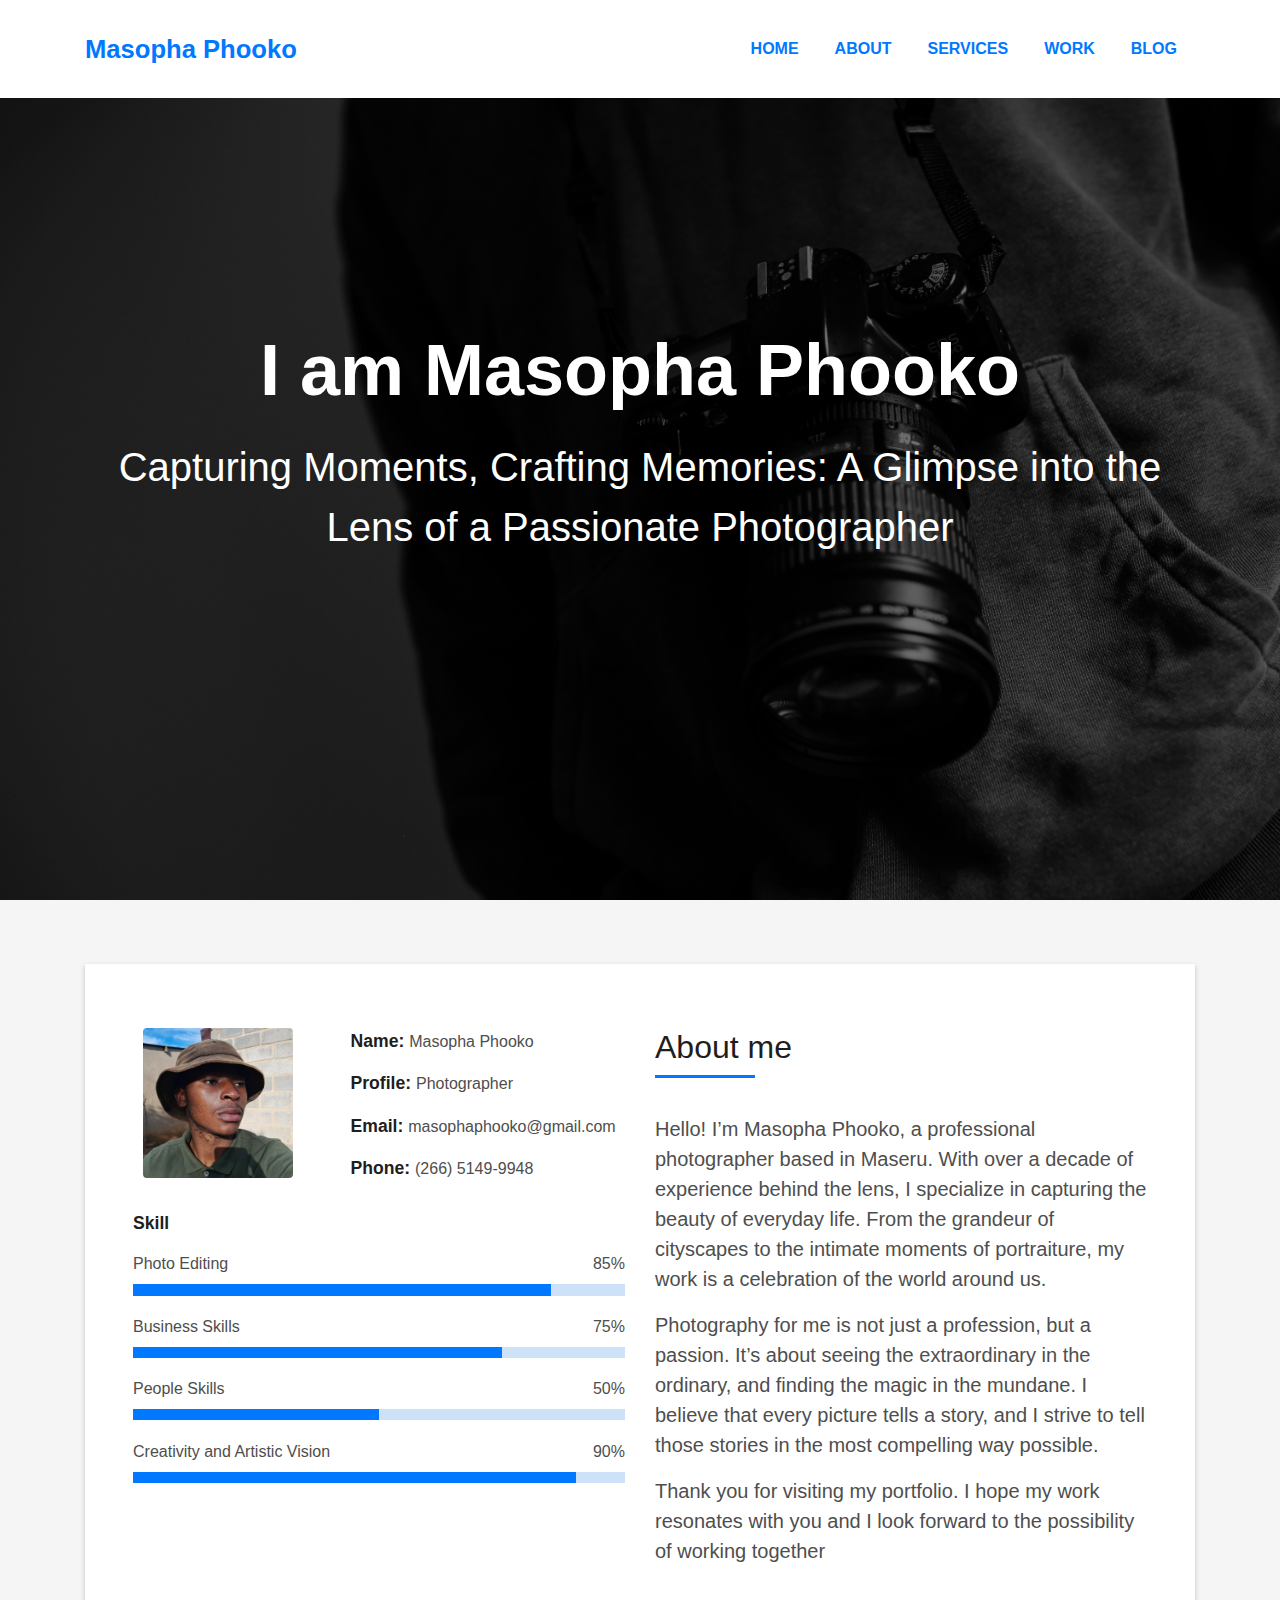
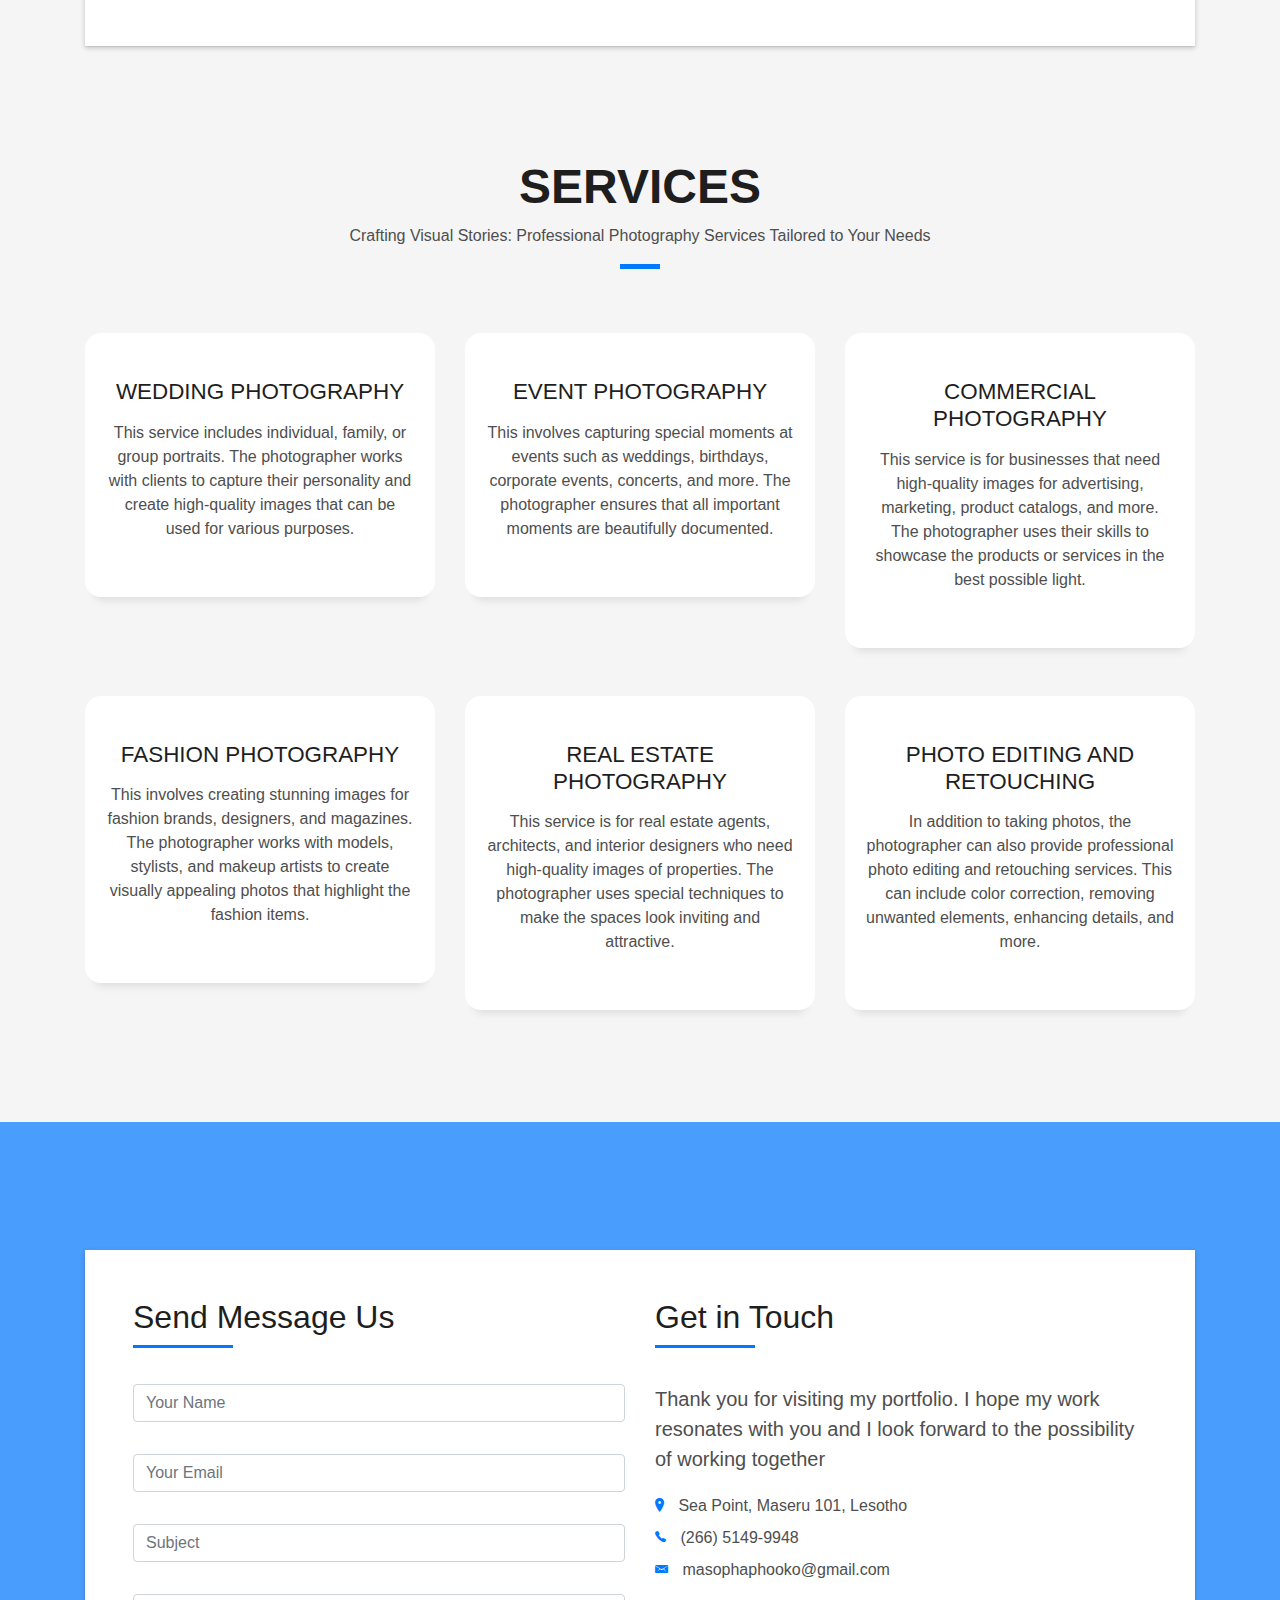
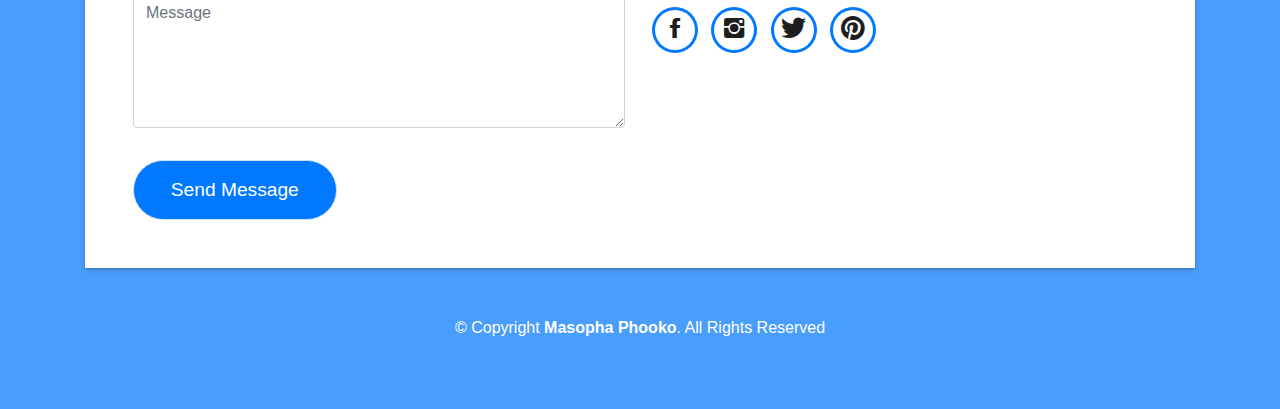
<file: index.html>
<!DOCTYPE html>
<html lang="en">
<head>
  <meta charset="utf-8">
  <title>Masopha Photography</title>
  <meta content="width=device-width, initial-scale=1.0" name="viewport">
  <meta content="" name="keywords">
  <meta content="" name="description">


  <!-- Bootstrap CSS File -->
  <link href="lib/bootstrap/css/bootstrap.min.css" rel="stylesheet">

  <!-- Libraries CSS Files -->
  <link href="lib/font-awesome/css/font-awesome.min.css" rel="stylesheet">
  <link href="lib/ionicons/css/ionicons.min.css" rel="stylesheet">

  <!-- Main Stylesheet File -->
  <link href="css/style.css" rel="stylesheet">

</head>

<body id="page-top">

  <!--/ Nav Star /-->
  <nav class="navbar navbar-b navbar-trans navbar-expand-md fixed-top" id="mainNav">
    <div class="container">
      <a class="navbar-brand js-scroll" href="#page-top">Masopha Phooko</a>
      <button class="navbar-toggler collapsed" type="button" data-toggle="collapse" data-target="#navbarDefault"
        aria-controls="navbarDefault" aria-expanded="false" aria-label="Toggle navigation">
        <span></span>
        <span></span>
        <span></span>
      </button>
      <div class="navbar-collapse collapse justify-content-end" id="navbarDefault">
        <ul class="navbar-nav">
          <li class="nav-item">
            <a class="nav-link js-scroll active" href="index.html">Home</a>
          </li>
          <li class="nav-item">
            <a class="nav-link js-scroll" href="about.html">About</a>
          </li>
          <li class="nav-item">
            <a class="nav-link js-scroll" href="services.html">Services</a>
          </li>
          <li class="nav-item">
            <a class="nav-link js-scroll" href="work.html">Work</a>
          </li>
          <li class="nav-item">
            <a class="nav-link js-scroll" href="blog.html">Blog</a>
          </li>

        </ul>
      </div>
    </div>
  </nav>
  <!--/ Nav End /-->

  <!--/ Intro Skew Star /-->
  <div id="home" class="intro route bg-image" style="background-image: url(img/intro-bg.jpg)">
    <div class="overlay-itro"></div>
    <div class="intro-content display-table">
      <div class="table-cell">
        <div class="container">
          <!--<p class="display-6 color-d">Hello, world!</p>-->
          <h1 class="intro-title mb-4">I am Masopha Phooko</h1>
          <p class="intro-subtitle"><span class="">Capturing Moments, Crafting Memories: A Glimpse into the Lens of a Passionate Photographer</span><strong class="text-slider"></strong></p>
          <!-- <p class="pt-3"><a class="btn btn-primary btn js-scroll px-4" href="#about" role="button">Learn More</a></p> -->
        </div>
      </div>
    </div>
  </div>
  <!--/ Intro Skew End /-->

  <section id="about" class="about-mf sect-pt4 route">
    <div class="container">
      <div class="row">
        <div class="col-sm-12">
          <div class="box-shadow-full">
            <div class="row">
              <div class="col-md-6">
                <div class="row">
                  <div class="col-sm-6 col-md-5">
                    <div class="about-img">
                      <img src="img/cover.jpg" class="img-fluid rounded b-shadow-a" alt="">
                    </div>
                  </div>
                  <div class="col-sm-6 col-md-7">
                    <div class="about-info">
                      <p><span class="title-s">Name: </span> <span>Masopha  Phooko</span></p>
                      <p><span class="title-s">Profile: </span> <span>Photographer </span></p>
                      <p><span class="title-s">Email: </span> <span>masophaphooko@gmail.com</span></p>
                      <p><span class="title-s">Phone: </span> <span>(266) 5149-9948</span></p>
                    </div>
                  </div>
                </div>
                <div class="skill-mf">
                  <p class="title-s">Skill</p>
                  <span>Photo Editing</span> <span class="pull-right">85%</span>
                  <div class="progress">
                    <div class="progress-bar" role="progressbar" style="width: 85%;" aria-valuenow="85" aria-valuemin="0"
                      aria-valuemax="100"></div>
                  </div>
                  <span>Business Skills</span> <span class="pull-right">75%</span>
                  <div class="progress">
                    <div class="progress-bar" role="progressbar" style="width: 75%" aria-valuenow="75" aria-valuemin="0"
                      aria-valuemax="100"></div>
                  </div>
                  <span>People Skills</span> <span class="pull-right">50%</span>
                  <div class="progress">
                    <div class="progress-bar" role="progressbar" style="width: 50%" aria-valuenow="50" aria-valuemin="0"
                      aria-valuemax="100"></div>
                  </div>
                  <span>Creativity and Artistic Vision</span> <span class="pull-right">90%</span>
                  <div class="progress">
                    <div class="progress-bar" role="progressbar" style="width: 90%" aria-valuenow="90" aria-valuemin="0"
                      aria-valuemax="100"></div>
                  </div>
                </div>
              </div>
              <div class="col-md-6">
                <div class="about-me pt-4 pt-md-0">
                  <div class="title-box-2">
                    <h5 class="title-left">
                      About me
                    </h5>
                  </div>
                  <p class="lead">
                    Hello! I’m Masopha Phooko, a professional photographer based in Maseru. With over a decade of experience behind the lens, I specialize in capturing the beauty of everyday life. From the grandeur of cityscapes to the intimate moments of portraiture, my work is a celebration of the world around us.
                  </p>
                  <p class="lead">
                    Photography for me is not just a profession, but a passion. It’s about seeing the extraordinary in the ordinary, and finding the magic in the mundane. I believe that every picture tells a story, and I strive to tell those stories in the most compelling way possible.
                  </p>
                  <p class="lead">
                    
                    Thank you for visiting my portfolio. I hope my work resonates with you and I look forward to the possibility of working together
                  </p>
                </div>
              </div>
            </div>
          </div>
        </div>
      </div>
    </div>
  </section>


  <!--/ Section Services Star /-->
  <section id="service" class="services-mf route sect-pt4">
    <div class="container">
      <div class="row">
        <div class="col-sm-12">
          <div class="title-box text-center">
            <h3 class="title-a">
              Services
            </h3>
            <p class="subtitle-a">
                Crafting Visual Stories: Professional Photography Services Tailored to Your Needs
            </p>
            <div class="line-mf"></div>
          </div>
        </div>
      </div>
      <div class="row">
        <div class="col-md-4">
          <div class="service-box">
            <div class="service-content">
              <h2 class="s-title">Wedding Photography</h2>
              <p class="s-description text-center">
                This service includes individual, family, or group portraits. The photographer works with clients to capture their personality and create high-quality images that can be used for various purposes.
              </p>
            </div>
          </div>
        </div>
        <div class="col-md-4">
          <div class="service-box">
            <div class="service-content">
              <h2 class="s-title">Event Photography</h2>
              <p class="s-description text-center">
                This involves capturing special moments at events such as weddings, birthdays, corporate events, concerts, and more. The photographer ensures that all important moments are beautifully documented.
              </p>
            </div>
          </div>
        </div>
        <div class="col-md-4">
          <div class="service-box">
            <div class="service-content">
              <h2 class="s-title">Commercial Photography</h2>
              <p class="s-description text-center">
                This service is for businesses that need high-quality images for advertising, marketing, product catalogs, and more. The photographer uses their skills to showcase the products or services in the best possible light.
              </p>
            </div>
          </div>
        </div>
        <div class="col-md-4">
          <div class="service-box">
            <div class="service-content">
              <h2 class="s-title">Fashion Photography</h2>
              <p class="s-description text-center">
                This involves creating stunning images for fashion brands, designers, and magazines. The photographer works with models, stylists, and makeup artists to create visually appealing photos that highlight the fashion items.
              </p>
            </div>
          </div>
        </div>
        <div class="col-md-4">
          <div class="service-box">
            <div class="service-content">
              <h2 class="s-title">Real Estate Photography</h2>
              <p class="s-description text-center">
                This service is for real estate agents, architects, and interior designers who need high-quality images of properties. The photographer uses special techniques to make the spaces look inviting and attractive.
              </p>
            </div>
          </div>
        </div>
        <div class="col-md-4">
          <div class="service-box">
            <div class="service-content">
              <h2 class="s-title">Photo Editing and Retouching</h2>
              <p class="s-description text-center">
                In addition to taking photos, the photographer can also provide professional photo editing and retouching services. This can include color correction, removing unwanted elements, enhancing details, and more.
              </p>
            </div>
          </div>
        </div>
      </div>
    </div>
  </section>
  <!--/ Section Services End /-->

  <!--/ Section Contact-Footer Star /-->
  <section class="paralax-mf footer-paralax bg-image sect-mt4 route" style="background-image: url(img/overlay-bg.jpg)">
    <div class="overlay-mf"></div>
    <div class="container">
      <div class="row">
        <div class="col-sm-12">
          <div class="contact-mf">
            <div id="contact" class="box-shadow-full">
              <div class="row">
                <div class="col-md-6">
                  <div class="title-box-2">
                    <h5 class="title-left">
                      Send Message Us
                    </h5>
                  </div>
                  <div>
                      <form action="" method="post" role="form" class="contactForm">
                      <div id="sendmessage">Your message has been sent. Thank you!</div>
                      <div id="errormessage"></div>
                      <div class="row">
                        <div class="col-md-12 mb-3">
                          <div class="form-group">
                            <input type="text" name="name" class="form-control" id="name" placeholder="Your Name" data-rule="minlen:4" data-msg="Please enter at least 4 chars" />
                            <div class="validation"></div>
                          </div>
                        </div>
                        <div class="col-md-12 mb-3">
                          <div class="form-group">
                            <input type="email" class="form-control" name="email" id="email" placeholder="Your Email" data-rule="email" data-msg="Please enter a valid email" />
                            <div class="validation"></div>
                          </div>
                        </div>
                        <div class="col-md-12 mb-3">
                            <div class="form-group">
                              <input type="text" class="form-control" name="subject" id="subject" placeholder="Subject" data-rule="minlen:4" data-msg="Please enter at least 8 chars of subject" />
                              <div class="validation"></div>
                            </div>
                        </div>
                        <div class="col-md-12 mb-3">
                          <div class="form-group">
                            <textarea class="form-control" name="message" rows="5" data-rule="required" data-msg="Please write something for us" placeholder="Message"></textarea>
                            <div class="validation"></div>
                          </div>
                        </div>
                        <div class="col-md-12">
                          <button type="submit" class="button button-a button-big button-rouded">Send Message</button>
                        </div>
                      </div>
                    </form>
                  </div>
                </div>
                <div class="col-md-6">
                  <div class="title-box-2 pt-4 pt-md-0">
                    <h5 class="title-left">
                      Get in Touch
                    </h5>
                  </div>
                  <div class="more-info">
                    <p class="lead">
                      Thank you for visiting my portfolio. I hope my work resonates with you and I look forward to the possibility of working together
                    </p>
                    <ul class="list-ico">
                      <li><span class="ion-ios-location"></span> Sea Point, Maseru 101, Lesotho</li>
                      <li><span class="ion-ios-telephone"></span> (266) 5149-9948</li>
                      <li><span class="ion-email"></span> masophaphooko@gmail.com</li>
                    </ul>
                  </div>
                  <div class="socials">
                    <ul>
                      <li><a href=""><span class="ico-circle"><i class="ion-social-facebook"></i></span></a></li>
                      <li><a href=""><span class="ico-circle"><i class="ion-social-instagram"></i></span></a></li>
                      <li><a href=""><span class="ico-circle"><i class="ion-social-twitter"></i></span></a></li>
                      <li><a href=""><span class="ico-circle"><i class="ion-social-pinterest"></i></span></a></li>
                    </ul>
                  </div>
                </div>
              </div>
            </div>
          </div>
        </div>
      </div>
    </div>
    <footer>
      <div class="container">
        <div class="row">
          <div class="col-sm-12">
            <div class="copyright-box">
              <p class="copyright">&copy; Copyright <strong>Masopha Phooko</strong>. All Rights Reserved</p>
            </div>
          </div>
        </div>
      </div>
    </footer>
  </section>
  <!--/ Section Contact-footer End /-->
</body>
</html>
</file>
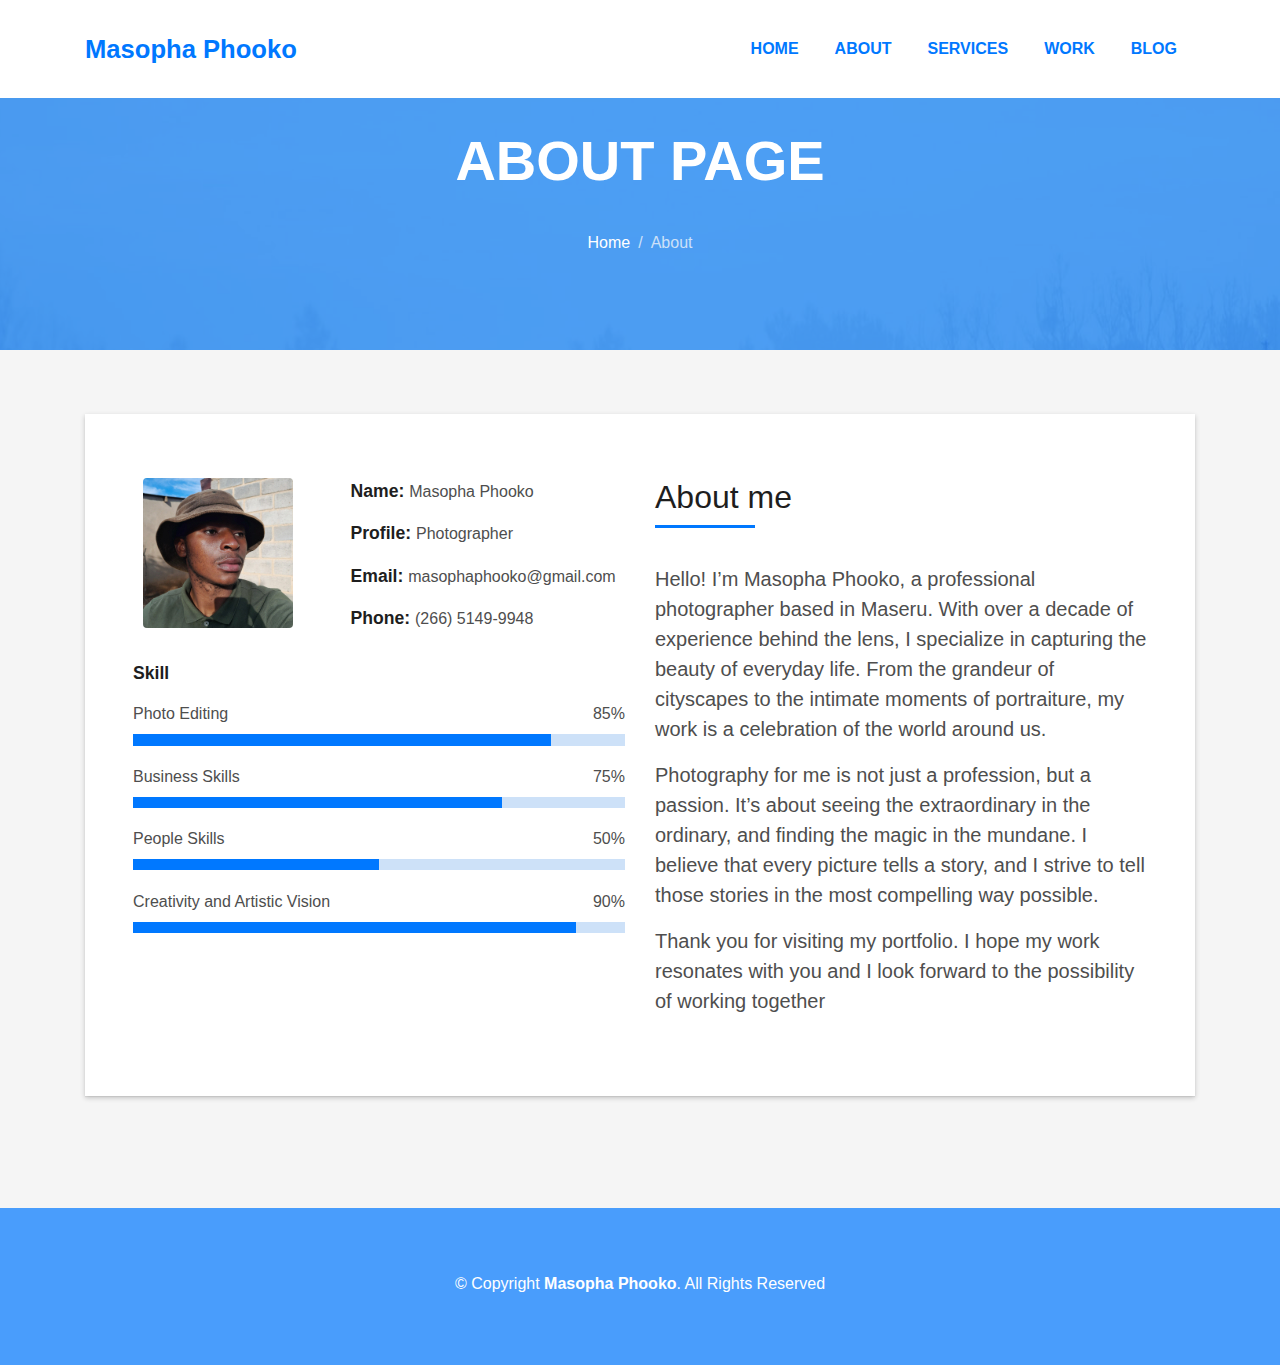
<file: about.html>
<!DOCTYPE html>
<html lang="en">
<head>
    <meta charset="UTF-8">
    <meta name="viewport" content="width=device-width, initial-scale=1.0">
    <title>About Us</title>

  <!-- Bootstrap CSS File -->
  <link href="lib/bootstrap/css/bootstrap.min.css" rel="stylesheet">

  <!-- Libraries CSS Files -->
  <link href="lib/font-awesome/css/font-awesome.min.css" rel="stylesheet">
  <link href="lib/ionicons/css/ionicons.min.css" rel="stylesheet">

  <!-- Main Stylesheet File -->
  <link href="css/style.css" rel="stylesheet">
</head>
<body>
  <!--/ Nav Star /-->
  <nav class="navbar navbar-b navbar-trans navbar-expand-md fixed-top" id="mainNav">
    <div class="container">
      <a class="navbar-brand js-scroll" href="#page-top">Masopha Phooko</a>
      <button class="navbar-toggler collapsed" type="button" data-toggle="collapse" data-target="#navbarDefault"
        aria-controls="navbarDefault" aria-expanded="false" aria-label="Toggle navigation">
        <span></span>
        <span></span>
        <span></span>
      </button>
      <div class="navbar-collapse collapse justify-content-end" id="navbarDefault">
        <ul class="navbar-nav">
          <li class="nav-item">
            <a class="nav-link js-scroll active" href="index.html">Home</a>
          </li>
          <li class="nav-item">
            <a class="nav-link js-scroll" href="about.html">About</a>
          </li>
          <li class="nav-item">
            <a class="nav-link js-scroll" href="services.html">Services</a>
          </li>
          <li class="nav-item">
            <a class="nav-link js-scroll" href="work.html">Work</a>
          </li>
          <li class="nav-item">
            <a class="nav-link js-scroll" href="blog.html">Blog</a>
          </li>

        </ul>
      </div>
    </div>
  </nav>
  <!--/ Nav End /-->

  <!--/ Intro Skew Star /-->
  <div class="intro intro-single route bg-image" style="background-image: url(img/overlay-bg.jpg)">
    <div class="overlay-mf"></div>
    <div class="intro-content display-table">
      <div class="table-cell">
        <div class="container">
          <h2 class="intro-title mb-4">About Page</h2>
          <ol class="breadcrumb d-flex justify-content-center">
            <li class="breadcrumb-item">
              <a href="#">Home</a>
            </li>
            <li class="breadcrumb-item active">About</li>
          </ol>
        </div>
      </div>
    </div>
  </div>
  <!--/ Intro Skew End /-->
  
  <section id="about" class="about-mf sect-pt4 route">
    <div class="container">
      <div class="row">
        <div class="col-sm-12">
          <div class="box-shadow-full">
            <div class="row">
              <div class="col-md-6">
                <div class="row">
                  <div class="col-sm-6 col-md-5">
                    <div class="about-img">
                      <img src="img/cover.jpg" class="img-fluid rounded b-shadow-a" alt="">
                    </div>
                  </div>
                  <div class="col-sm-6 col-md-7">
                    <div class="about-info">
                      <p><span class="title-s">Name: </span> <span>Masopha  Phooko</span></p>
                      <p><span class="title-s">Profile: </span> <span>Photographer </span></p>
                      <p><span class="title-s">Email: </span> <span>masophaphooko@gmail.com</span></p>
                      <p><span class="title-s">Phone: </span> <span>(266) 5149-9948</span></p>
                    </div>
                  </div>
                </div>
                <div class="skill-mf">
                  <p class="title-s">Skill</p>
                  <span>Photo Editing</span> <span class="pull-right">85%</span>
                  <div class="progress">
                    <div class="progress-bar" role="progressbar" style="width: 85%;" aria-valuenow="85" aria-valuemin="0"
                      aria-valuemax="100"></div>
                  </div>
                  <span>Business Skills</span> <span class="pull-right">75%</span>
                  <div class="progress">
                    <div class="progress-bar" role="progressbar" style="width: 75%" aria-valuenow="75" aria-valuemin="0"
                      aria-valuemax="100"></div>
                  </div>
                  <span>People Skills</span> <span class="pull-right">50%</span>
                  <div class="progress">
                    <div class="progress-bar" role="progressbar" style="width: 50%" aria-valuenow="50" aria-valuemin="0"
                      aria-valuemax="100"></div>
                  </div>
                  <span>Creativity and Artistic Vision</span> <span class="pull-right">90%</span>
                  <div class="progress">
                    <div class="progress-bar" role="progressbar" style="width: 90%" aria-valuenow="90" aria-valuemin="0"
                      aria-valuemax="100"></div>
                  </div>
                </div>
              </div>
              <div class="col-md-6">
                <div class="about-me pt-4 pt-md-0">
                  <div class="title-box-2">
                    <h5 class="title-left">
                      About me
                    </h5>
                  </div>
                  <p class="lead">
                    Hello! I’m Masopha Phooko, a professional photographer based in Maseru. With over a decade of experience behind the lens, I specialize in capturing the beauty of everyday life. From the grandeur of cityscapes to the intimate moments of portraiture, my work is a celebration of the world around us.
                  </p>
                  <p class="lead">
                    Photography for me is not just a profession, but a passion. It’s about seeing the extraordinary in the ordinary, and finding the magic in the mundane. I believe that every picture tells a story, and I strive to tell those stories in the most compelling way possible.
                  </p>
                  <p class="lead">
                    
                    Thank you for visiting my portfolio. I hope my work resonates with you and I look forward to the possibility of working together
                  </p>
                </div>
              </div>
            </div>
          </div>
        </div>
      </div>
    </div>
  </section>

    <!--/ Section Contact-Footer Star /-->
    <section class="paralax-mf footer-paralax bg-image sect-mt4 route" style="background-image: url(img/overlay-bg.jpg)">
      <div class="overlay-mf"></div>
      <footer>
        <div class="container">
          <div class="row">
            <div class="col-sm-12">
              <div class="copyright-box">
                <p class="copyright">&copy; Copyright <strong>Masopha Phooko</strong>. All Rights Reserved</p>
              </div>
            </div>
          </div>
        </div>
      </footer>
    </section>
    <!--/ Section Contact-footer End /-->
</body>
</html>
</file>
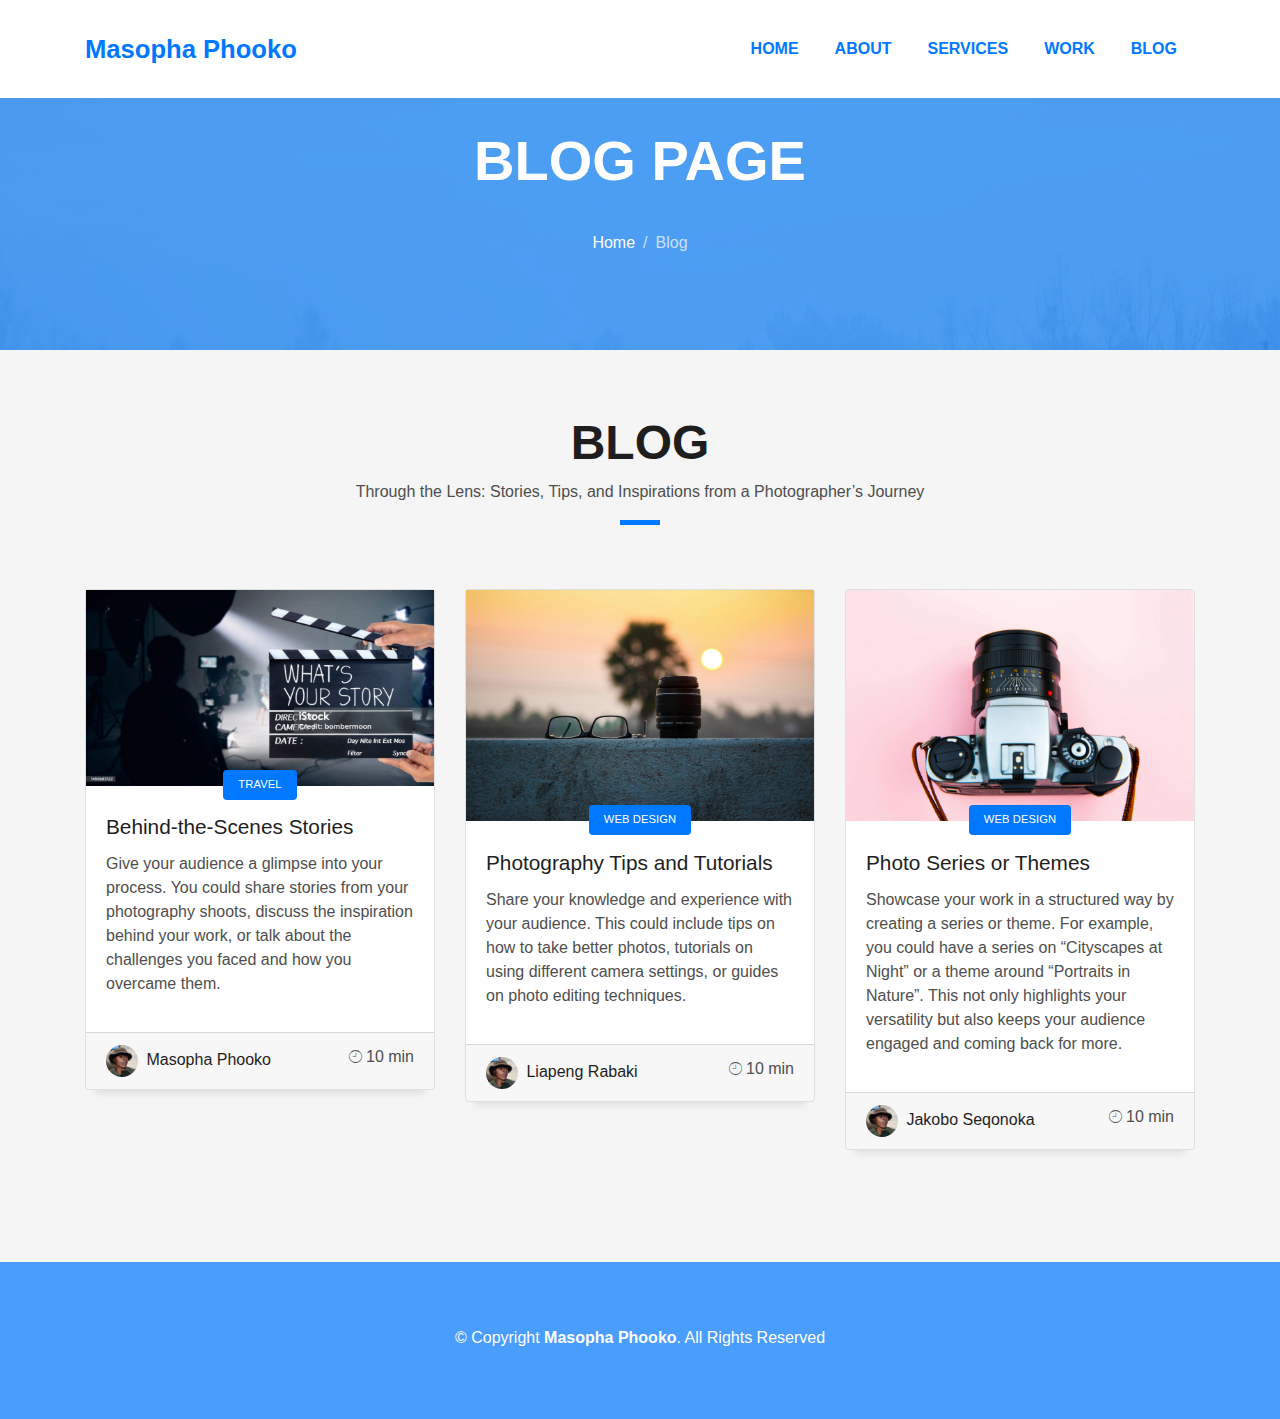
<file: blog.html>
<!DOCTYPE html>
<html lang="en">
<head>
  <meta charset="utf-8">
  <title>Blog</title>
  <meta content="width=device-width, initial-scale=1.0" name="viewport">
  <meta content="" name="keywords">
  <meta content="" name="description">

  <!-- Bootstrap CSS File -->
  <link href="lib/bootstrap/css/bootstrap.min.css" rel="stylesheet">

  <!-- Libraries CSS Files -->
  <link href="lib/font-awesome/css/font-awesome.min.css" rel="stylesheet">
  <link href="lib/ionicons/css/ionicons.min.css" rel="stylesheet">

  <!-- Main Stylesheet File -->
  <link href="css/style.css" rel="stylesheet">
</head>

<body>
  <!--/ Nav Star /-->
  <nav class="navbar navbar-b navbar-trans navbar-expand-md fixed-top" id="mainNav">
    <div class="container">
      <a class="navbar-brand js-scroll" href="#page-top">Masopha Phooko</a>
      <button class="navbar-toggler collapsed" type="button" data-toggle="collapse" data-target="#navbarDefault"
        aria-controls="navbarDefault" aria-expanded="false" aria-label="Toggle navigation">
        <span></span>
        <span></span>
        <span></span>
      </button>
      <div class="navbar-collapse collapse justify-content-end" id="navbarDefault">
        <ul class="navbar-nav">
          <li class="nav-item">
            <a class="nav-link js-scroll active" href="index.html">Home</a>
          </li>
          <li class="nav-item">
            <a class="nav-link js-scroll" href="about.html">About</a>
          </li>
          <li class="nav-item">
            <a class="nav-link js-scroll" href="services.html">Services</a>
          </li>
          <li class="nav-item">
            <a class="nav-link js-scroll" href="work.html">Work</a>
          </li>
          <li class="nav-item">
            <a class="nav-link js-scroll" href="blog.html">Blog</a>
          </li>

        </ul>
      </div>
    </div>
  </nav>
  <!--/ Nav End /-->

  <!--/ Intro Skew Star /-->
  <div class="intro intro-single route bg-image" style="background-image: url(img/overlay-bg.jpg)">
    <div class="overlay-mf"></div>
    <div class="intro-content display-table">
      <div class="table-cell">
        <div class="container">
          <h2 class="intro-title mb-4">Blog Page</h2>
          <ol class="breadcrumb d-flex justify-content-center">
            <li class="breadcrumb-item">
              <a href="#">Home</a>
            </li>
            <li class="breadcrumb-item active">Blog</li>
          </ol>
        </div>
      </div>
    </div>
  </div>
  <!--/ Intro Skew End /-->

 <!--/ Section Blog Star /-->
 <section id="blog" class="blog-mf sect-pt4 route">
  <div class="container">
    <div class="row">
      <div class="col-sm-12">
        <div class="title-box text-center">
          <h3 class="title-a">
            Blog
          </h3>
          <p class="subtitle-a">
            Through the Lens: Stories, Tips, and Inspirations from a Photographer’s Journey
          </p>
          <div class="line-mf"></div>
        </div>
      </div>
    </div>
    <div class="row">
      <div class="col-md-4">
        <div class="card card-blog">
          <div class="card-img">
            <a href="blog-single.html"><img src="img/behind.jpg" alt="" class="img-fluid"></a>
          </div>
          <div class="card-body">
            <div class="card-category-box">
              <div class="card-category">
                <h6 class="category">Travel</h6>
              </div>
            </div>
            <h3 class="card-title"><a href="#">Behind-the-Scenes Stories</a></h3>
            <p class="card-description">
              Give your audience a glimpse into your process. You could share stories from your photography shoots, discuss the inspiration behind your work, or talk about the challenges you faced and how you overcame them.
            </p>
          </div>
          <div class="card-footer">
            <div class="post-author">
              <a href="#">
                <img src="img/cover.jpg" alt="" class="avatar rounded-circle">
                <span class="author">Masopha  Phooko</span>
              </a>
            </div>
            <div class="post-date">
              <span class="ion-ios-clock-outline"></span> 10 min
            </div>
          </div>
        </div>
      </div>
      <div class="col-md-4">
        <div class="card card-blog">
          <div class="card-img">
            <a href="blog-single.html"><img src="img/post-2.jpg" alt="" class="img-fluid"></a>
          </div>
          <div class="card-body">
            <div class="card-category-box">
              <div class="card-category">
                <h6 class="category">Web Design</h6>
              </div>
            </div>
            <h3 class="card-title"><a href="#">Photography Tips and Tutorials</a></h3>
            <p class="card-description">
              Share your knowledge and experience with your audience. This could include tips on how to take better photos, tutorials on using different camera settings, or guides on photo editing techniques.
            </p>
          </div>
          <div class="card-footer">
            <div class="post-author">
              <a href="#">
                <img src="img/cover.jpg" alt="" class="avatar rounded-circle">
                <span class="author">Liapeng Rabaki</span>
              </a>
            </div>
            <div class="post-date">
              <span class="ion-ios-clock-outline"></span> 10 min
            </div>
          </div>
        </div>
      </div>
      <div class="col-md-4">
        <div class="card card-blog">
          <div class="card-img">
            <a href="blog-single.html"><img src="img/post-1.jpg" alt="" class="img-fluid"></a>
          </div>
          <div class="card-body">
            <div class="card-category-box">
              <div class="card-category">
                <h6 class="category">Web Design</h6>
              </div>
            </div>
            <h3 class="card-title"><a href="#">Photo Series or Themes</a></h3>
            <p class="card-description">
              Showcase your work in a structured way by creating a series or theme. For example, you could have a series on “Cityscapes at Night” or a theme around “Portraits in Nature”. This not only highlights your versatility but also keeps your audience engaged and coming back for more.
            </p>
          </div>
          <div class="card-footer">
            <div class="post-author">
              <a href="#">
                <img src="img/cover.jpg" alt="" class="avatar rounded-circle">
                <span class="author">Jakobo Seqonoka</span>
              </a>
            </div>
            <div class="post-date">
              <span class="ion-ios-clock-outline"></span> 10 min
            </div>
          </div>
        </div>
      </div>
    </div>
  </div>
</section>
<!--/ Section Blog End /-->


  <!--/ Section Contact-Footer Star /-->
  <section class="paralax-mf footer-paralax bg-image sect-mt4 route" style="background-image: url(img/overlay-bg.jpg)">
    <div class="overlay-mf"></div>
    <footer>
      <div class="container">
        <div class="row">
          <div class="col-sm-12">
            <div class="copyright-box">
              <p class="copyright">&copy; Copyright <strong>Masopha Phooko</strong>. All Rights Reserved</p>
            </div>
          </div>
        </div>
      </div>
    </footer>
  </section>
  <!--/ Section Contact-footer End /-->


</body>
</html>
</file>
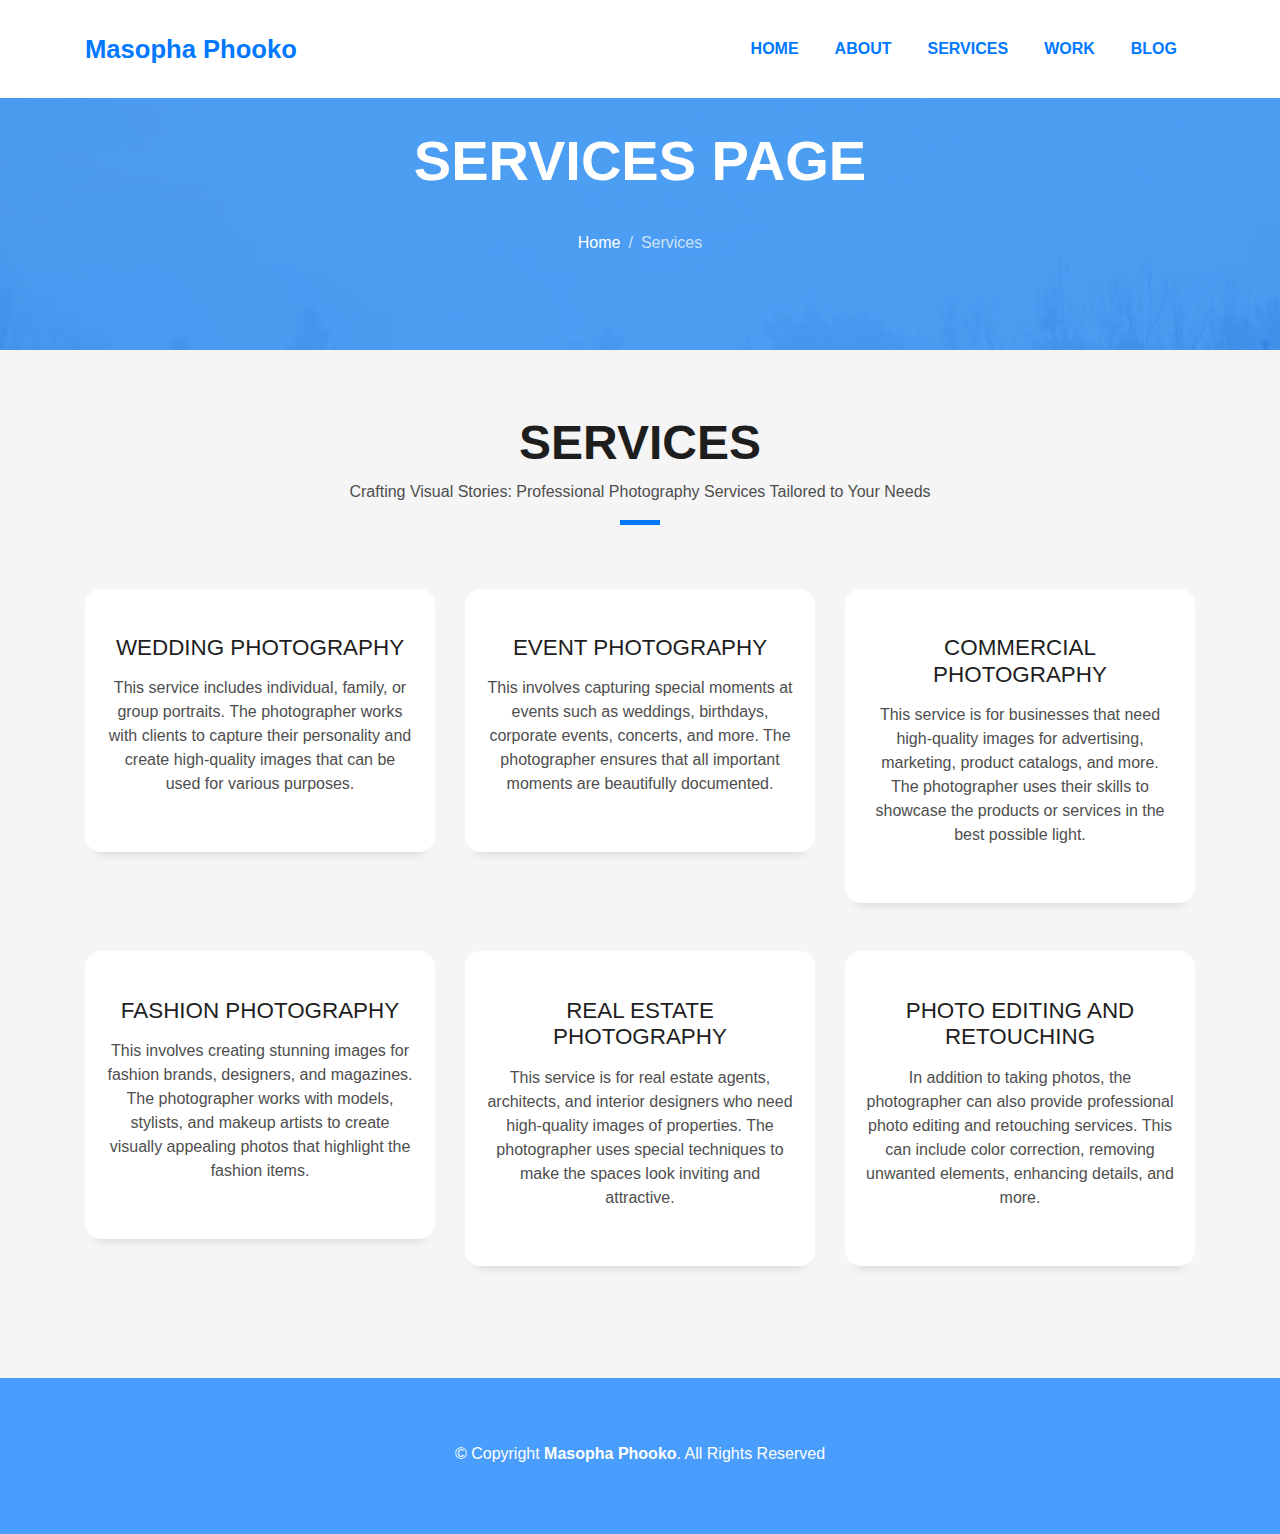
<file: services.html>
<!DOCTYPE html>
<html lang="en">
<head>
    <meta charset="UTF-8">
    <meta name="viewport" content="width=device-width, initial-scale=1.0">
    <title>Services</title>

  <!-- Bootstrap CSS File -->
  <link href="lib/bootstrap/css/bootstrap.min.css" rel="stylesheet">

  <!-- Libraries CSS Files -->
  <link href="lib/font-awesome/css/font-awesome.min.css" rel="stylesheet">
  <link href="lib/ionicons/css/ionicons.min.css" rel="stylesheet">

  <!-- Main Stylesheet File -->
  <link href="css/style.css" rel="stylesheet">
</head>
<body>

    <!--/ Nav Star /-->
  <nav class="navbar navbar-b navbar-trans navbar-expand-md fixed-top" id="mainNav">
    <div class="container">
      <a class="navbar-brand js-scroll" href="#page-top">Masopha Phooko</a>
      <button class="navbar-toggler collapsed" type="button" data-toggle="collapse" data-target="#navbarDefault"
        aria-controls="navbarDefault" aria-expanded="false" aria-label="Toggle navigation">
        <span></span>
        <span></span>
        <span></span>
      </button>
      <div class="navbar-collapse collapse justify-content-end" id="navbarDefault">
        <ul class="navbar-nav">
          <li class="nav-item">
            <a class="nav-link js-scroll active" href="index.html">Home</a>
          </li>
          <li class="nav-item">
            <a class="nav-link js-scroll" href="about.html">About</a>
          </li>
          <li class="nav-item">
            <a class="nav-link js-scroll" href="services.html">Services</a>
          </li>
          <li class="nav-item">
            <a class="nav-link js-scroll" href="work.html">Work</a>
          </li>
          <li class="nav-item">
            <a class="nav-link js-scroll" href="blog.html">Blog</a>
          </li>

        </ul>
      </div>
    </div>
  </nav>
  <!--/ Nav End /-->
    <!--/ Intro Skew Star /-->
  <div class="intro intro-single route bg-image" style="background-image: url(img/overlay-bg.jpg)">
    <div class="overlay-mf"></div>
    <div class="intro-content display-table">
      <div class="table-cell">
        <div class="container">
          <h2 class="intro-title mb-4">Services Page</h2>
          <ol class="breadcrumb d-flex justify-content-center">
            <li class="breadcrumb-item">
              <a href="#">Home</a>
            </li>
            <li class="breadcrumb-item active">Services</li>
          </ol>
        </div>
      </div>
    </div>
  </div>
  <!--/ Intro Skew End /-->
    
  <!--/ Section Services Star /-->
  <section id="service" class="services-mf route sect-pt4">
    <div class="container">
      <div class="row">
        <div class="col-sm-12">
          <div class="title-box text-center">
            <h3 class="title-a">
              Services
            </h3>
            <p class="subtitle-a">
                Crafting Visual Stories: Professional Photography Services Tailored to Your Needs
            </p>
            <div class="line-mf"></div>
          </div>
        </div>
      </div>
      <div class="row">
        <div class="col-md-4">
          <div class="service-box">
            <div class="service-content">
              <h2 class="s-title">Wedding Photography</h2>
              <p class="s-description text-center">
                This service includes individual, family, or group portraits. The photographer works with clients to capture their personality and create high-quality images that can be used for various purposes.
              </p>
            </div>
          </div>
        </div>
        <div class="col-md-4">
          <div class="service-box">
            <div class="service-content">
              <h2 class="s-title">Event Photography</h2>
              <p class="s-description text-center">
                This involves capturing special moments at events such as weddings, birthdays, corporate events, concerts, and more. The photographer ensures that all important moments are beautifully documented.
              </p>
            </div>
          </div>
        </div>
        <div class="col-md-4">
          <div class="service-box">
            <div class="service-content">
              <h2 class="s-title">Commercial Photography</h2>
              <p class="s-description text-center">
                This service is for businesses that need high-quality images for advertising, marketing, product catalogs, and more. The photographer uses their skills to showcase the products or services in the best possible light.
              </p>
            </div>
          </div>
        </div>
        <div class="col-md-4">
          <div class="service-box">
            <div class="service-content">
              <h2 class="s-title">Fashion Photography</h2>
              <p class="s-description text-center">
                This involves creating stunning images for fashion brands, designers, and magazines. The photographer works with models, stylists, and makeup artists to create visually appealing photos that highlight the fashion items.
              </p>
            </div>
          </div>
        </div>
        <div class="col-md-4">
          <div class="service-box">
            <div class="service-content">
              <h2 class="s-title">Real Estate Photography</h2>
              <p class="s-description text-center">
                This service is for real estate agents, architects, and interior designers who need high-quality images of properties. The photographer uses special techniques to make the spaces look inviting and attractive.
              </p>
            </div>
          </div>
        </div>
        <div class="col-md-4">
          <div class="service-box">
            <div class="service-content">
              <h2 class="s-title">Photo Editing and Retouching</h2>
              <p class="s-description text-center">
                In addition to taking photos, the photographer can also provide professional photo editing and retouching services. This can include color correction, removing unwanted elements, enhancing details, and more.
              </p>
            </div>
          </div>
        </div>
      </div>
    </div>
  </section>
  <!--/ Section Services End /-->

    <!--/ Section Contact-Footer Star /-->
    <section class="paralax-mf footer-paralax bg-image sect-mt4 route" style="background-image: url(img/overlay-bg.jpg)">
        <div class="overlay-mf"></div>
        <footer>
          <div class="container">
            <div class="row">
              <div class="col-sm-12">
                <div class="copyright-box">
                  <p class="copyright">&copy; Copyright <strong>Masopha Phooko</strong>. All Rights Reserved</p>
                </div>
              </div>
            </div>
          </div>
        </footer>
      </section>
      <!--/ Section Contact-footer End /-->

</body>
</html>
</file>
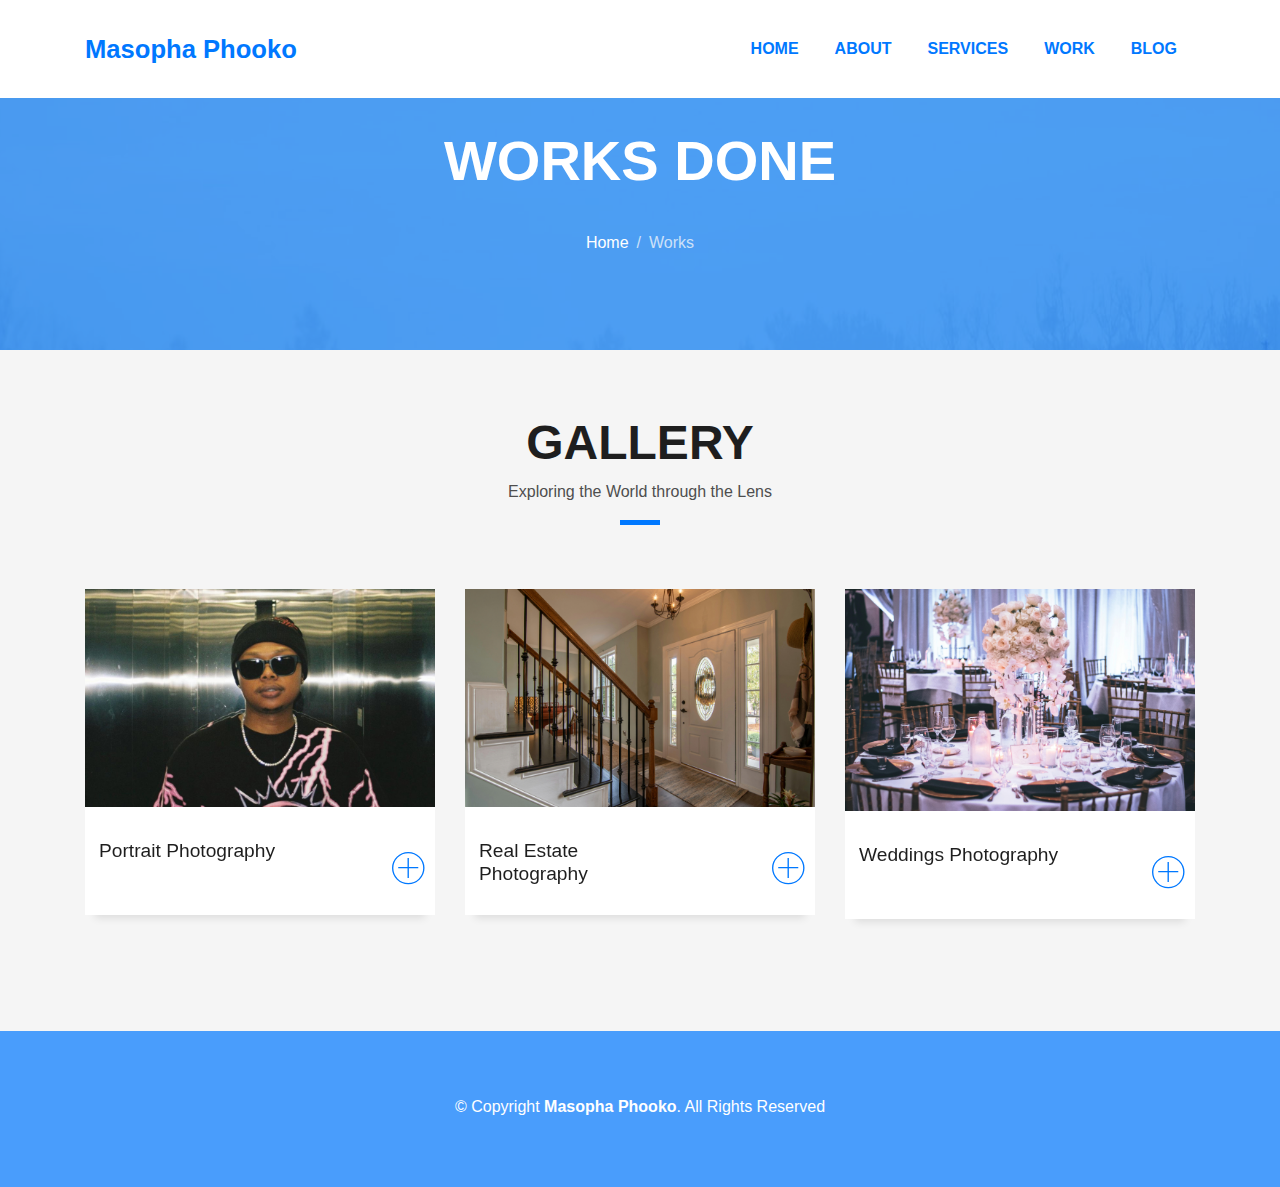
<file: work.html>
<!DOCTYPE html>
<html lang="en">
<head>
    <meta charset="UTF-8">
    <meta name="viewport" content="width=device-width, initial-scale=1.0">
    <title>Gallery</title>

  <!-- Bootstrap CSS File -->
  <link href="lib/bootstrap/css/bootstrap.min.css" rel="stylesheet">

  <!-- Libraries CSS Files -->
  <link href="lib/font-awesome/css/font-awesome.min.css" rel="stylesheet">
  <link href="lib/ionicons/css/ionicons.min.css" rel="stylesheet">

  <!-- Main Stylesheet File -->
  <link href="css/style.css" rel="stylesheet">
</head>
<body>
    <!--/ Nav Star /-->
  <nav class="navbar navbar-b navbar-trans navbar-expand-md fixed-top" id="mainNav">
    <div class="container">
      <a class="navbar-brand js-scroll" href="#page-top">Masopha Phooko</a>
      <button class="navbar-toggler collapsed" type="button" data-toggle="collapse" data-target="#navbarDefault"
        aria-controls="navbarDefault" aria-expanded="false" aria-label="Toggle navigation">
        <span></span>
        <span></span>
        <span></span>
      </button>
      <div class="navbar-collapse collapse justify-content-end" id="navbarDefault">
        <ul class="navbar-nav">
          <li class="nav-item">
            <a class="nav-link js-scroll active" href="index.html">Home</a>
          </li>
          <li class="nav-item">
            <a class="nav-link js-scroll" href="about.html">About</a>
          </li>
          <li class="nav-item">
            <a class="nav-link js-scroll" href="services.html">Services</a>
          </li>
          <li class="nav-item">
            <a class="nav-link js-scroll" href="work.html">Work</a>
          </li>
          <li class="nav-item">
            <a class="nav-link js-scroll" href="blog.html">Blog</a>
          </li>

        </ul>
      </div>
    </div>
  </nav>
  <!--/ Nav End /-->

    <!--/ Intro Skew Star /-->
    <div class="intro intro-single route bg-image" style="background-image: url(img/overlay-bg.jpg)">
        <div class="overlay-mf"></div>
        <div class="intro-content display-table">
        <div class="table-cell">
            <div class="container">
            <h2 class="intro-title mb-4">Works Done</h2>
            <ol class="breadcrumb d-flex justify-content-center">
                <li class="breadcrumb-item">
                <a href="#">Home</a>
                </li>
                <li class="breadcrumb-item active">Works</li>
            </ol>
            </div>
        </div>
        </div>
    </div>
    <!--/ Intro Skew End /-->

    <!--/ Section Portfolio Star /-->
  <section id="work" class="portfolio-mf sect-pt4 route">
    <div class="container">
      <div class="row">
        <div class="col-sm-12">
          <div class="title-box text-center">
            <h3 class="title-a">
              Gallery
            </h3>
            <p class="subtitle-a">
                Exploring the World through the Lens
            </p>
            <div class="line-mf"></div>
          </div>
        </div>
      </div>
      <div class="row">
        <div class="col-md-4">
          <div class="work-box">
            <a href="img/work-1.jpg" data-lightbox="gallery-mf">
              <div class="work-img">
                <img src="img/work-1.jpg" alt="" class="img-fluid">
              </div>
              <div class="work-content">
                <div class="row">
                  <div class="col-sm-8">
                    <h2 class="w-title">Portrait Photography</h2>
                  </div>
                  <div class="col-sm-4">
                    <div class="w-like">
                      <span class="ion-ios-plus-outline"></span>
                    </div>
                  </div>
                </div>
              </div>
            </a>
          </div>
        </div>
        <div class="col-md-4">
          <div class="work-box">
            <a href="img/work-2.jpg" data-lightbox="gallery-mf">
              <div class="work-img">
                <img src="img/work-2.jpg" alt="" class="img-fluid">
              </div>
              <div class="work-content">
                <div class="row">
                  <div class="col-sm-8">
                    <h2 class="w-title">Real Estate Photography</h2>
                  </div>
                  <div class="col-sm-4">
                    <div class="w-like">
                      <span class="ion-ios-plus-outline"></span>
                    </div>
                  </div>
                </div>
              </div>
            </a>
          </div>
        </div>
        <div class="col-md-4">
          <div class="work-box">
            <a href="img/work-3.jpg" data-lightbox="gallery-mf">
              <div class="work-img">
                <img src="img/work-3.jpg" alt="" class="img-fluid">
              </div>
              <div class="work-content">
                <div class="row">
                  <div class="col-sm-8">
                    <h2 class="w-title">Weddings Photography</h2>
                  </div>
                  <div class="col-sm-4">
                    <div class="w-like">
                      <span class="ion-ios-plus-outline"></span>
                    </div>
                  </div>
                </div>
              </div>
            </a>
          </div>
        </div>
    
      </div>
    </div>
  </section>
  <!--/ Section Portfolio End /-->
  <!--/ Section Contact-Footer Star /-->
  <section class="paralax-mf footer-paralax bg-image sect-mt4 route" style="background-image: url(img/overlay-bg.jpg)">
    <div class="overlay-mf"></div>
    <footer>
      <div class="container">
        <div class="row">
          <div class="col-sm-12">
            <div class="copyright-box">
              <p class="copyright">&copy; Copyright <strong>Masopha Phooko</strong>. All Rights Reserved</p>
            </div>
          </div>
        </div>
      </div>
    </footer>
  </section>
  <!--/ Section Contact-footer End /-->

</body>
</html>
</file>
<file: css/style.css>
/*
  Theme Name: DevFolio
  Theme URL: https://bootstrapmade.com/devfolio-bootstrap-portfolio-html-template/
  Author: BootstrapMade.com
  License: https://bootstrapmade.com/license/
*/

/*======================================
//--//-->   STYLES GENERALES
======================================*/

body {
  background-color: #f5f5f5;
  color: #4e4e4e;
}

h1,
h2,
h3,
h4,
h5,
h6 {
  color: #1e1e1e;
}

a {
  color: #1e1e1e;
  transition: all 0.5s ease-in-out;
}

a:hover {
  color: #0078ff;
  text-decoration: none;
  transition: all 0.5s ease-in-out;
}

.p-r {
  position: relative;
}

.color-a {
  color: #0078ff;
}

.color-d {
  color: #f5f5f5;
}

.color-text-a {
  color: #4e4e4e;
}

.box-shadow,
.paralax-mf,
.service-box,
.work-box,
.card-blog {
  box-shadow: 0 13px 8px -10px rgba(0, 0, 0, 0.1);
}

.box-shadow-a,
.button:hover {
  box-shadow: 0 0 0 4px #cde1f8;
}

.display-5 {
  font-size: 2.5rem;
  font-weight: 300;
  line-height: 1.1;
}

.display-6 {
  font-size: 2rem;
  font-weight: 300;
  line-height: 1.1;
}

.avatar {
  width: 32px;
  height: 32px;
  margin-right: 4px;
  overflow: hidden;
}

.bg-image {
  background-repeat: no-repeat;
  background-attachment: fixed;
  background-size: cover;
  background-position: center center;
}

.overlay-mf {
  background-color: #0078ff;
}

.overlay-mf {
  position: absolute;
  top: 0;
  left: 0px;
  padding: 0;
  height: 100%;
  width: 100%;
  opacity: .7;
}

.paralax-mf {
  position: relative;
  padding: 8rem 0;
}

.display-table {
  width: 100%;
  height: 100%;
  display: table;
}

.table-cell {
  display: table-cell;
  vertical-align: middle;
}

/*--/ Sections /--*/

.sect-4 {
  padding: 4rem 0;
}

.sect-pt4 {
  padding-top: 4rem;
}

.sect-mt4 {
  margin-top: 4rem;
}

/*--/ Title s /--*/

.title-s {
  font-weight: 600;
  color: #1e1e1e;
  font-size: 1.1rem;
}

/*--/ Title A /--*/

.title-box {
  margin-bottom: 4rem;
}

.title-a {
  font-size: 3rem;
  font-weight: bold;
  text-transform: uppercase;
}

.subtitle-a {
  color: #4e4e4e;
}

.line-mf {
  width: 40px;
  height: 5px;
  background-color: #0078ff;
  margin: 0 auto;
}

/*--/ Title Left /--*/

.title-box-2 {
  margin-bottom: 3rem;
}

.title-left {
  font-size: 2rem;
  position: relative;
}

.title-left:before {
  content: '';
  position: absolute;
  height: 3px;
  background-color: #0078ff;
  width: 100px;
  bottom: -12px;
}

/*------/ Box /------*/

.box-pl2 {
  padding-left: 2rem;
}

.box-shadow-full {
  padding: 3rem 1.25rem;
  position: relative;
  background-color: #fff;
  margin-bottom: 3rem;
  z-index: 2;
  box-shadow: 0 1px 1px 0 rgba(0, 0, 0, 0.06), 0 2px 5px 0 rgba(0, 0, 0, 0.2);
}

/*------/ Socials /------*/

.socials {
  padding: 1.5rem 0;
}

.socials ul li {
  display: inline-block;
}

.socials .ico-circle {
  height: 40px;
  width: 40px;
  font-size: 1.7rem;
  border-radius: 50%;
  line-height: 1.4;
  margin: 0 15px 0 0;
  box-shadow: 0 0 0 3px #0078ff;
  transition: all 500ms ease;
}

.socials .ico-circle:hover {
  background-color: #0078ff;
  color: #fff;
  box-shadow: 0 0 0 3px #cde1f8;
  transition: all 500ms ease;
}

/*------/ Ul resect /------*/

.ul-resect,
.socials ul,
.list-ico,
.blog-wrapper .post-meta ul,
.box-comments .list-comments,
.widget-sidebar .list-sidebar,
.widget-tags ul {
  list-style: none;
  padding-left: 0;
  margin-bottom: 0;
}

.list-ico {
  line-height: 2;
}

.list-ico span {
  color: #0078ff;
  margin-right: 10px;
}

/*------/ Ico Circle /------*/

.ico-circle {
  height: 100px;
  width: 100px;
  font-size: 2rem;
  border-radius: 50%;
  line-height: 1.55;
  margin: 0 auto;
  text-align: center;
  box-shadow: 0 0 0 10px #0078ff;
  display: block;
}

/*------/ Owl Carousel /------*/

.owl-theme .owl-dots {
  text-align: center;
  margin-top: 18px;
}

.owl-theme .owl-dots .owl-dot {
  display: inline-block;
}

.owl-theme .owl-dots .owl-dot span {
  width: 18px;
  height: 7px;
  margin: 5px 5px;
  background: #cde1f8;
  border: 0px solid #cde1f8;
  display: block;
  transition: all 0.6s ease-in-out;
  cursor: pointer;
}

.owl-theme .owl-dots .owl-dot:hover span {
  background-color: #cde1f8;
}

.owl-theme .owl-dots .owl-dot.active span {
  background-color: #1B1B1B;
  width: 25px;
}

/*--/ Scrolltop s /--*/

.scrolltop-mf {
  position: relative;
  display: none;
}

.scrolltop-mf span {
  z-index: 999;
  position: fixed;
  width: 42px;
  height: 42px;
  background-color: #0078ff;
  opacity: .7;
  font-size: 1.6rem;
  line-height: 1.5;
  text-align: center;
  color: #fff;
  top: auto;
  left: auto;
  right: 30px;
  bottom: 50px;
  cursor: pointer;
  border-radius: 50%;
}

/* Back to top button */

.back-to-top {
  position: fixed;
  display: none;
  background: #0078ff;
  color: #fff;
  width: 44px;
  height: 44px;
  text-align: center;
  line-height: 1;
  font-size: 16px;
  border-radius: 50%;
  right: 15px;
  bottom: 15px;
  transition: background 0.5s;
  z-index: 11;
}

.back-to-top i {
  padding-top: 12px;
  color: #fff;
}

/* Prelaoder */

#preloader {
  position: fixed;
  top: 0;
  left: 0;
  right: 0;
  bottom: 0;
  z-index: 9999;
  overflow: hidden;
  background: #fff;
}

#preloader:before {
  content: "";
  position: fixed;
  top: calc(50% - 30px);
  left: calc(50% - 30px);
  border: 6px solid #f2f2f2;
  border-top: 6px solid #0078ff;
  border-radius: 50%;
  width: 60px;
  height: 60px;
  -webkit-animation: animate-preloader 1s linear infinite;
  animation: animate-preloader 1s linear infinite;
}

@-webkit-keyframes animate-preloader {
  0% {
    -webkit-transform: rotate(0deg);
    transform: rotate(0deg);
  }

  100% {
    -webkit-transform: rotate(360deg);
    transform: rotate(360deg);
  }
}

@keyframes animate-preloader {
  0% {
    -webkit-transform: rotate(0deg);
    transform: rotate(0deg);
  }

  100% {
    -webkit-transform: rotate(360deg);
    transform: rotate(360deg);
  }
}

/*======================================
//--//-->   NAVBAR
======================================*/

.navbar-b {
  transition: all .5s ease-in-out;
  background-color: #fff;
  padding-top: 1.563rem;
  padding-bottom: 1.563rem;
}

.navbar-b.navbar-reduce {
  box-shadow: 0px 6px 9px 0px rgba(0, 0, 0, 0.06);
}

.navbar-b.navbar-trans .nav-item,
.navbar-b.navbar-reduce .nav-item {
  position: relative;
  padding-right: 10px;
  padding-left: 0;
}

.navbar-b.navbar-trans .nav-link,
.navbar-b.navbar-reduce .nav-link {
  color: #0078ff;
  text-transform: uppercase;
  font-weight: 600;
}

.navbar-b.navbar-trans .nav-link:before,
.navbar-b.navbar-reduce .nav-link:before {
  content: '';
  position: absolute;
  margin-left: 0px;
  width: 0%;
  bottom: 0;
  left: 0;
  height: 2px;
  transition: all 500ms ease;
}

.navbar-b.navbar-trans .nav-link:hover,
.navbar-b.navbar-reduce .nav-link:hover {
  color: #1B1B1B;
}

.navbar-b.navbar-trans .nav-link:hover:before,
.navbar-b.navbar-reduce .nav-link:hover:before {
  width: 35px;
}

.navbar-b.navbar-trans .show > .nav-link:before,
.navbar-b.navbar-trans .active > .nav-link:before,
.navbar-b.navbar-trans .nav-link.show:before,
.navbar-b.navbar-trans .nav-link.active:before,
.navbar-b.navbar-reduce .show > .nav-link:before,
.navbar-b.navbar-reduce .active > .nav-link:before,
.navbar-b.navbar-reduce .nav-link.show:before,
.navbar-b.navbar-reduce .nav-link.active:before {
  width: 35px;
}

.navbar-b.navbar-trans .nav-link:before {
  background-color: #fff;
}

.navbar-b.navbar-trans .nav-link:hover {
  color: #000;
}

.navbar-b.navbar-trans .show > .nav-link,
.navbar-b.navbar-trans .active > .nav-link,
.navbar-b.navbar-trans .nav-link.show {
  color: #fff;
}

.navbar-b.navbar-reduce {
  transition: all .5s ease-in-out;
  background-color: #fff;
  padding-top: 15px;
  padding-bottom: 15px;
}

.navbar-b.navbar-reduce .nav-link {
  color: #0078ff;
}

.navbar-b.navbar-reduce .nav-link:before {
  background-color: #0078ff;
}

.navbar-b.navbar-reduce .nav-link:hover {
  color: #0078ff;
}

.navbar-b.navbar-reduce .show > .nav-link,
.navbar-b.navbar-reduce .active > .nav-link,
.navbar-b.navbar-reduce .nav-link.show,
.navbar-b.navbar-reduce .nav-link.active {
  color: #0078ff;
}

.navbar-b.navbar-reduce .navbar-brand {
  color: #0078ff;
}

.navbar-b.navbar-reduce .navbar-toggler span {
  background-color: #1B1B1B;
}

.navbar-b .navbar-brand {
  color: #0078ff;
  font-size: 1.6rem;
  font-weight: 600;
}

.navbar-b .navbar-nav .dropdown-item.show .dropdown-menu,
.navbar-b .dropdown.show .dropdown-menu,
.navbar-b .dropdown-btn.show .dropdown-menu {
  -webkit-transform: translate3d(0px, 0px, 0px);
  transform: translate3d(0px, 0px, 0px);
  visibility: visible !important;
}

.navbar-b .dropdown-menu {
  margin: 1.12rem 0 0;
  border-radius: 0;
}

.navbar-b .dropdown-menu .dropdown-item {
  padding: .7rem 1.7rem;
  transition: all 500ms ease;
}

.navbar-b .dropdown-menu .dropdown-item:hover {
  background-color: #0078ff;
  color: #0078ff;
  transition: all 500ms ease;
}

.navbar-b .dropdown-menu .dropdown-item.active {
  background-color: #0078ff;
}

/*--/ Hamburger Navbar /--*/

.navbar-toggler {
  position: relative;
}

.navbar-toggler:focus,
.navbar-toggler:active {
  outline: 0;
}

.navbar-toggler span {
  display: block;
  background-color: #fff;
  height: 3px;
  width: 25px;
  margin-top: 4px;
  margin-bottom: 4px;
  -webkit-transform: rotate(0deg);
  transform: rotate(0deg);
  left: 0;
  opacity: 1;
}

.navbar-toggler span:nth-child(1),
.navbar-toggler span:nth-child(3) {
  transition: -webkit-transform .35s ease-in-out;
  transition: transform .35s ease-in-out;
  transition: transform .35s ease-in-out, -webkit-transform .35s ease-in-out;
}

.navbar-toggler:not(.collapsed) span:nth-child(1) {
  position: absolute;
  left: 12px;
  top: 10px;
  -webkit-transform: rotate(135deg);
  transform: rotate(135deg);
  opacity: 0.9;
}

.navbar-toggler:not(.collapsed) span:nth-child(2) {
  height: 12px;
  visibility: hidden;
  background-color: transparent;
}

.navbar-toggler:not(.collapsed) span:nth-child(3) {
  position: absolute;
  left: 12px;
  top: 10px;
  -webkit-transform: rotate(-135deg);
  transform: rotate(-135deg);
  opacity: 0.9;
}

/*======================================
//--//-->   INTRO
======================================*/

.intro {
  height: 100vh;
  position: relative;
  color: #fff;
}

.intro .intro-content {
  text-align: center;
  position: absolute;
}

.intro .overlay-itro {
  background-color: rgba(0, 0, 0, 0.6);
  position: absolute;
  top: 0;
  left: 0px;
  padding: 0;
  height: 100%;
  width: 100%;
  opacity: .9;
}

.intro .intro-title {
  color: #fff;
  font-weight: 600;
  font-size: 3rem;
}

.intro .intro-subtitle {
  font-size: 1.5rem;
  font-weight: 300;
}

.intro .text-slider-items {
  display: none;
}

.intro-single {
  height: 350px;
}

.intro-single .intro-content {
  margin-top: 30px;
}

.intro-single .intro-title {
  text-transform: uppercase;
  font-size: 3rem;
}

.intro-single .breadcrumb {
  background-color: transparent;
  color: #0078ff;
}

.intro-single .breadcrumb .breadcrumb-item:before {
  color: #cde1f8;
}

.intro-single .breadcrumb .breadcrumb-item.active {
  color: #cde1f8;
}

.intro-single .breadcrumb a {
  color: #fff;
}

/*======================================
//--//-->   ABOUT
======================================*/

.about-mf .box-shadow-full {
  padding-top: 4rem;
  padding-bottom: 4rem;
}

.about-mf .about-img {
  margin-bottom: 2rem;
}

.about-mf .about-img img {
  margin-left: 10px;
}

.skill-mf span {
  color: #4e4e4e;
}

.skill-mf .progress {
  background-color: #cde1f8;
  margin: .5rem 0 1.2rem 0;
  border-radius: 0;
  height: .7rem;
}

.skill-mf .progress .progress-bar {
  height: .7rem;
  background-color: #0078ff;
}

/*======================================
//--//-->   SERVICES
======================================*/

.service-box {
  background-color: #fff;
  padding: 2.5rem 1.3rem;
  border-radius: 1rem;
  margin-bottom: 3rem;
}

.service-box:hover .ico-circle {
  transition: all 500ms ease;
  color: #fff;
  background-color: #0078ff;
  box-shadow: 0 0 0 10px #cde1f8;
}

.service-box .service-ico {
  margin-bottom: 1rem;
  color: #1e1e1e;
}

.service-box .ico-circle {
  transition: all 500ms ease;
  font-size: 4rem;
}

.service-box .s-title {
  font-size: 1.4rem;
  text-transform: uppercase;
  text-align: center;
  padding: .4rem 0;
}

.service-box .s-description {
  color: #4e4e4e;
}

/*======================================
//--//-->   COUNTER
======================================*/

.counter-box {
  color: #fff;
  text-align: center;
}

.counter-ico {
  margin-bottom: 1rem;
}

.counter-ico .ico-circle {
  height: 60px;
  width: 60px;
  line-height: 1.8;
  box-shadow: 0 0 0 10px #cde1f8;
}

.counter-num .counter {
  font-size: 2rem;
  margin-bottom: 0;
}

/*======================================
//--//-->   PORTFOLIO
======================================*/

.work-box {
  margin-bottom: 3rem;
  -webkit-backface-visibility: hidden;
  backface-visibility: hidden;
  background-color: #fff;
}

.work-box:hover img {
  -webkit-transform: scale(1.3);
  transform: scale(1.3);
}

.work-img {
  display: block;
  overflow: hidden;
}

.work-img img {
  transition: all 1s;
}

.work-content {
  padding: 2rem 3% 1rem 4%;
}

.work-content .w-more {
  color: #4e4e4e;
  font-size: .8rem;
}

.work-content .w-more .w-ctegory {
  color: #0078ff;
}

.work-content .w-like {
  font-size: 2.5rem;
  color: #0078ff;
  float: right;
}

.work-content .w-like a {
  color: #0078ff;
}

.work-content .w-like .num-like {
  font-size: .7rem;
}

.w-title {
  font-size: 1.2rem;
}

/*======================================
//--//-->   TESTIMONIALS
======================================*/

.testimonials .owl-carousel .owl-item img {
  width: auto;
}

.testimonial-box {
  color: #fff;
  text-align: center;
}

.testimonial-box .author-test {
  margin-top: 1rem;
}

.testimonial-box .author-test img {
  margin: 0 auto;
}

.testimonial-box .author {
  color: #fff;
  text-transform: uppercase;
  font-weight: 600;
  margin: 1rem 0;
  display: block;
  font-size: 1.4rem;
}

.testimonial-box .comit {
  font-size: 2rem;
  color: #0078ff;
  background-color: #fff;
  width: 52px;
  height: 52px;
  display: block;
  margin: 0 auto;
  border-radius: 50%;
  line-height: 1.6;
}

/*======================================
//--//-->   BLOG
======================================*/

.card-blog .card-body {
  position: relative;
}

.card-blog .card-category-box {
  position: absolute;
  text-align: center;
  top: -16px;
  left: 15px;
  right: 15px;
  line-height: 25px;
  overflow: hidden;
}

.card-blog .card-category {
  display: inline-block;
  color: #fff;
  padding: 0 15px 5px;
  overflow: hidden;
  background-color: #0078ff;
  border-radius: 4px;
}

.card-blog .card-category .category {
  color: #fff;
  display: inline-block;
  text-transform: uppercase;
  font-size: .7rem;
  letter-spacing: .1px;
  margin-bottom: 0;
}

.card-blog .card-title {
  font-size: 1.3rem;
  margin-top: .6rem;
}

.card-blog .card-description {
  color: #4e4e4e;
}

.card-blog .post-author {
  display: inline-block;
}

.card-blog .post-date {
  color: #4e4e4e;
  display: inline-block;
  float: right;
}

/*======================================
//--//-->   BLOG-SINGLE
======================================*/

.post-box,
.form-comments,
.box-comments,
.widget-sidebar {
  padding: 2rem;
  background-color: #fff;
  margin-bottom: 3rem;
}

.blog-wrapper .article-title {
  font-size: 1.5rem;
}

.blog-wrapper .post-meta {
  margin: 1rem 0;
}

.blog-wrapper .post-meta ul {
  border-left: 4px solid #0078ff;
  margin-top: 1rem;
}

.blog-wrapper .post-meta ul li {
  display: inline-block;
  margin-left: 15px;
}

.blog-wrapper .post-meta ul a {
  color: #0078ff;
}

.blog-wrapper .post-meta ul span {
  color: #1e1e1e;
}

.blog-wrapper .blockquote {
  border-left: 4px solid #0078ff;
  padding: 18px;
  font-style: italic;
}

/*------/ Comments /------*/

.box-comments .list-comments li {
  padding-bottom: 40px;
}

.box-comments .list-comments .comment-avatar {
  display: table-cell;
  vertical-align: top;
}

.box-comments .list-comments .comment-avatar img {
  width: 80px;
  height: 80px;
}

.box-comments .list-comments .comment-author {
  font-size: 1.3rem;
}

.box-comments .list-comments .comment-details {
  display: table-cell;
  vertical-align: top;
  padding-left: 25px;
}

.box-comments .list-comments a {
  color: #0078ff;
}

.box-comments .list-comments span {
  color: #1e1e1e;
  font-style: italic;
}

.box-comments .comment-children {
  margin-left: 40px;
}

/*------/ Sidebar /------*/

.widget-sidebar .sidebar-title {
  font-size: 1.6rem;
  font-weight: 600;
  border-left: 5px solid #0078ff;
  padding-left: 15px;
  text-transform: uppercase;
  margin-bottom: 1.5rem;
}

.widget-sidebar .list-sidebar li {
  position: relative;
  padding: 6px 0 6px 24px;
}

.widget-sidebar .list-sidebar li:before {
  position: absolute;
  content: "";
  width: 10px;
  height: 1px;
  left: 0;
  background-color: #0078ff;
  top: 20px;
}

.sidebar-search input {
  background-color: #fff;
  border-radius: 0;
  transition: all 0.5s ease-in-out;
}

.sidebar-search .btn-search {
  background-color: #0078ff;
  border-color: #0078ff;
  border-radius: 0;
  padding-left: 20px;
  padding-right: 20px;
}

.widget-tags ul li {
  display: inline-block;
  background-color: #0078ff;
  padding: .2rem .6rem;
  margin-bottom: .5rem;
  border-radius: 15px;
}

.widget-tags ul li a {
  color: #fff;
}

/*======================================
//--//-->   CONTACT
======================================*/

.footer-paralax {
  padding: 4rem 0 0 0;
}

.contact-mf {
  margin-top: 4rem;
}

/*======================================
//--//-->   FOOTER
======================================*/

footer {
  text-align: center;
  color: #fff;
  padding-bottom: 4rem;
}

footer .copyright {
  margin-bottom: .3rem;
}

footer .credits {
  margin-bottom: 0;
}

footer .credits a {
  color: #fff;
}

/*======================================
//--//-->   CONtaCT FORM
======================================*/

#sendmessage {
  color: #0078ff;
  border: 1px solid #0078ff;
  display: none;
  text-align: center;
  padding: 15px;
  font-weight: 600;
  margin-bottom: 15px;
}

#errormessage {
  color: red;
  display: none;
  border: 1px solid red;
  text-align: center;
  padding: 15px;
  font-weight: 600;
  margin-bottom: 15px;
}

#sendmessage.show,
#errormessage.show,
.show {
  display: block;
}

.validation {
  color: red;
  display: none;
  margin: 0 0 20px;
  font-weight: 400;
  font-size: 13px;
}

/*======================================
//--//-->   BUTTON
======================================*/

.button {
  display: inline-block;
  padding: .3rem .6rem;
  text-align: center;
  vertical-align: middle;
  -webkit-user-select: none;
  -moz-user-select: none;
  -ms-user-select: none;
  user-select: none;
  font-size: 1rem;
  border-radius: .3rem;
  border: 1px solid transparent;
  transition: all 500ms ease;
  cursor: pointer;
}

.button:focus {
  outline: 0;
}

.button:hover {
  background-color: #0062d3;
  color: #fff;
  transition: all 500ms ease;
}

.button-a {
  background-color: #0078ff;
  color: #fff;
  border-color: #cde1f8;
}

.button-big {
  padding: .9rem 2.3rem;
  font-size: 1.2rem;
}

.button-rouded {
  border-radius: 5rem;
}

.btn-lg {
  padding: .5rem 1rem;
  font-size: 1.25rem;
  line-height: 1.5;
  border-radius: .3rem;
}

@media (min-width: 577px) {
  .counter-box {
    margin-bottom: 1.8rem;
  }
}

@media (min-width: 767px) {
  .about-mf .box-pl2 {
    margin-top: 3rem;
    padding-left: 0rem;
  }

  .card-blog {
    margin-bottom: 3rem;
  }

  .contact-mf .box-pl2 {
    margin-top: 3rem;
    padding-left: 0rem;
  }
}

@media (min-width: 768px) {
  .box-shadow-full {
    padding: 3rem;
  }

  .navbar-b.navbar-trans .nav-item,
  .navbar-b.navbar-reduce .nav-item {
    padding-left: 10px;
  }

  .navbar-b.navbar-trans .nav-link:before,
  .navbar-b.navbar-reduce .nav-link:before {
    margin-left: 18px;
  }

  .intro .intro-title {
    font-size: 4.5rem;
  }

  .intro .intro-subtitle {
    font-size: 2.5rem;
  }

  .intro-single .intro-title {
    font-size: 3.5rem;
  }

  .testimonial-box .description {
    padding: 0 5rem;
  }

  .post-box,
  .form-comments,
  .box-comments,
  .widget-sidebar {
    padding: 3rem;
  }

  .blog-wrapper .article-title {
    font-size: 1.9rem;
  }

  .box-comments .list-comments .comment-author {
    font-size: 1.5rem;
  }
}

@media (min-width: 992px) {
  .testimonial-box .description {
    padding: 0 8rem;
  }
}

@media (min-width: 1200px) {
  .testimonial-box .description {
    padding: 0 13rem;
  }
}

@media (max-width: 768px) {
  .back-to-top {
    bottom: 15px;
  }
}
</file>
